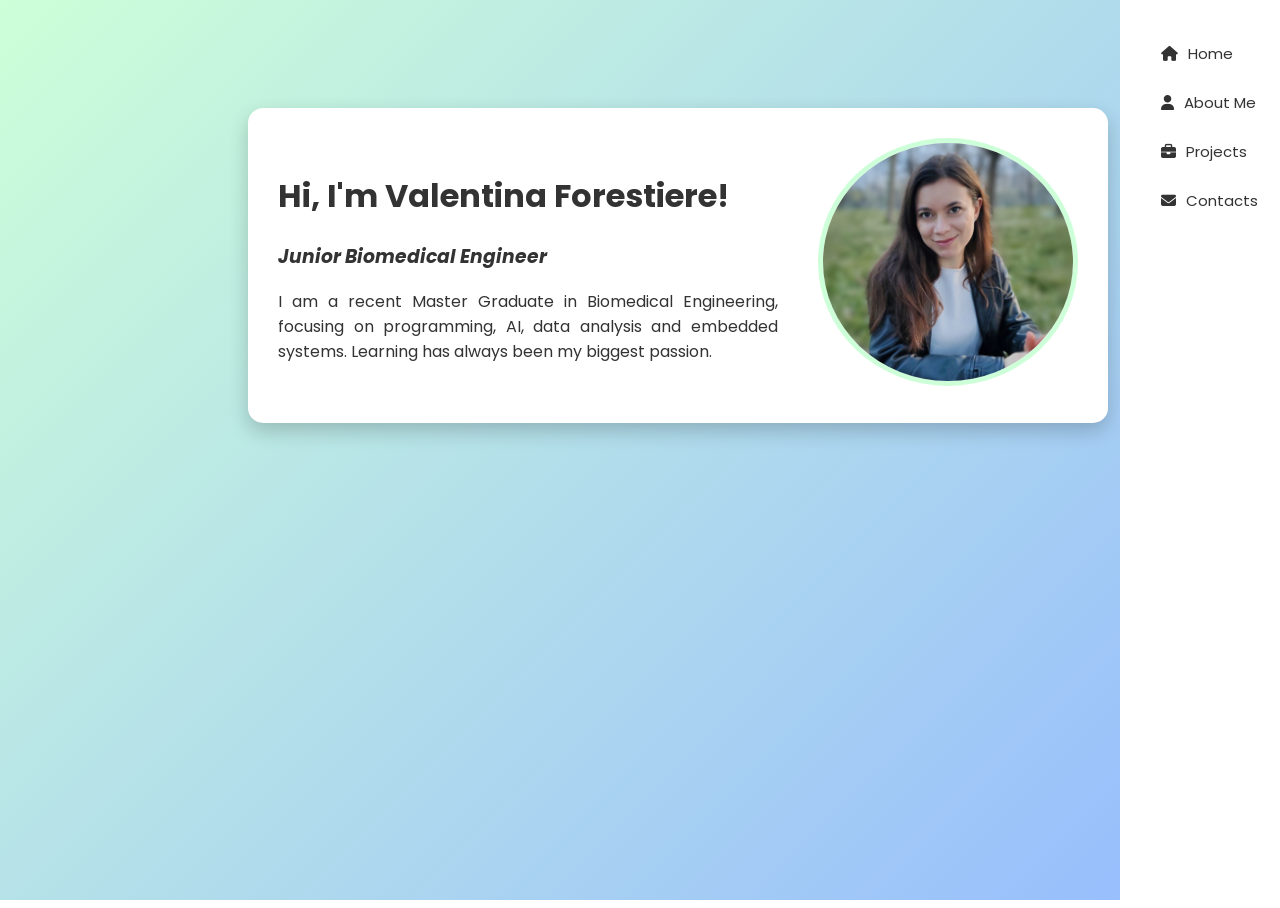
<file: index.html>
<!DOCTYPE html>
<html>
<head>
    <meta charset="UTF-8">
    <title>My Portfolio</title>
    <!-- Font from Google -->
    <link href="https://fonts.googleapis.com/css2?family=DM+Sans&display=swap" rel="stylesheet">
    <link rel="stylesheet" href="https://cdnjs.cloudflare.com/ajax/libs/font-awesome/6.5.0/css/all.min.css">
    <link href="https://fonts.googleapis.com/css2?family=Poppins:wght@300;400;600&display=swap" rel="stylesheet">
    <!-- Link to css file -->
    <link rel="stylesheet" href="style.css">

</head>

<body>

      <!-- Sidebar -->
      <div class="sidebar">
        <ul>
        <li><a href="index.html"><i class="fas fa-home"></i> Home</a></li>
        <li><a href="aboutme.html"><i class="fas fa-user"></i> About Me</a></li>
        <li><a href="projects.html"><i class="fas fa-briefcase"></i> Projects</a></li>
        <li><a href="contacts.html"><i class="fas fa-envelope"></i> Contacts</a></li>
        </ul>
      </div>


    <main>
      <!-- Home -->
      <div class="container-home">
        <div class="home-box">
            <div class="text">
              <h1>Hi, I'm Valentina Forestiere!</h1>
              <h3><em>Junior Biomedical Engineer</em></h3>
              <p>I am a recent Master Graduate in Biomedical Engineering, focusing on programming, AI, data analysis and embedded systems. 
              Learning has always been my biggest passion. </p>
            </div>
            <div class="image">
              <img src="img/Foto.png" width="250" alt="Valentina's photo">
            </div>
        </div>
      </div>
  
    </main>
  </body>
  </html>
</file>
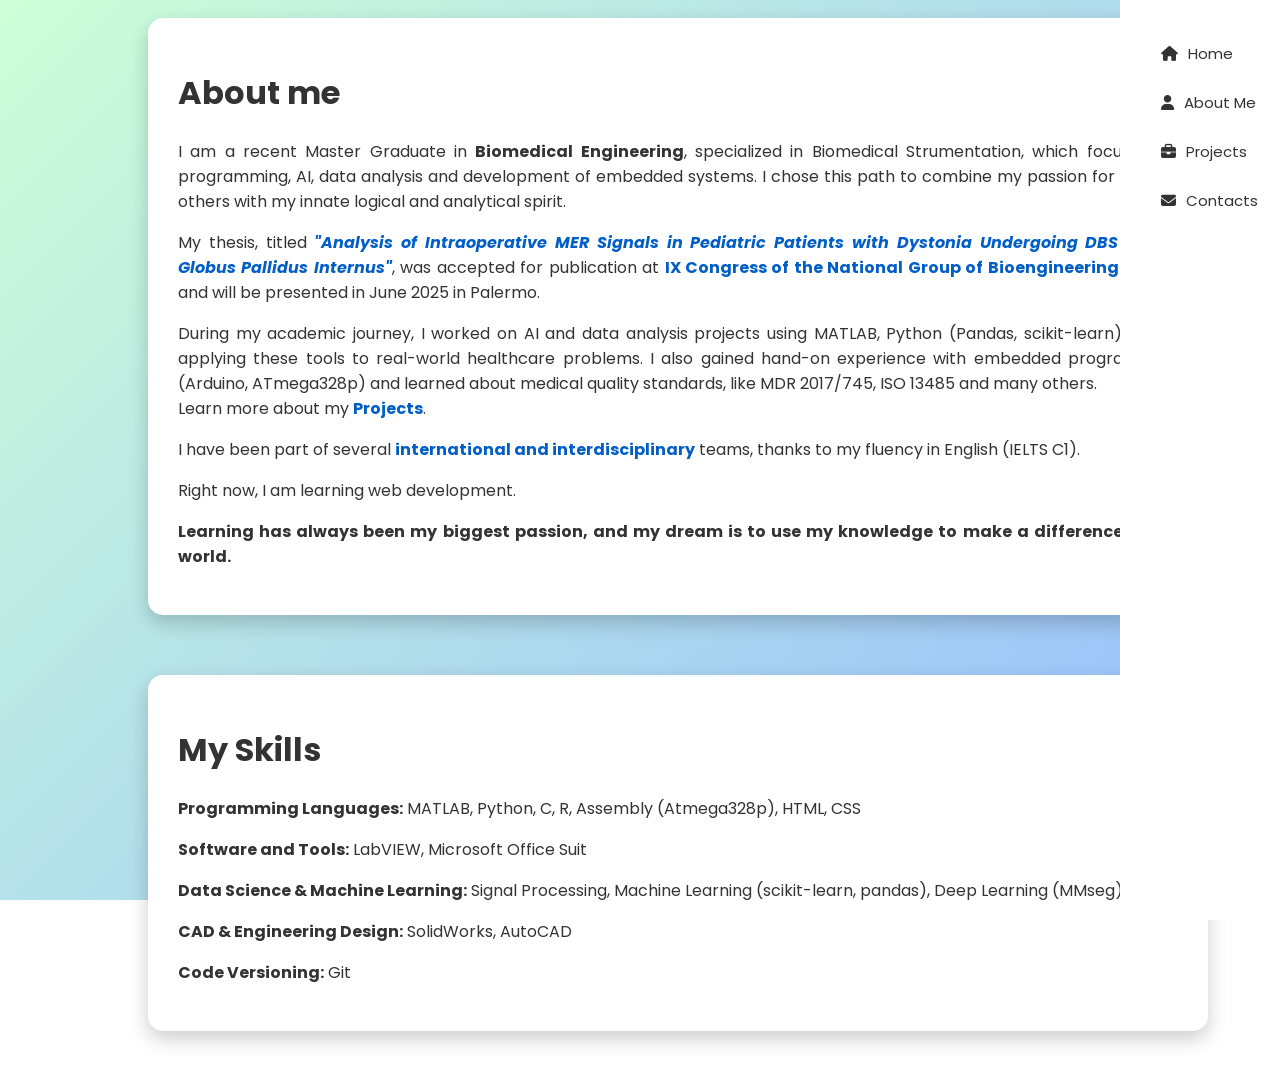
<file: aboutme.html>
<!DOCTYPE html>
<html>
<head>
    <meta charset="UTF-8">
    <title>My Portfolio</title>
    <!-- Font from Google -->
    <link href="https://fonts.googleapis.com/css2?family=DM+Sans&display=swap" rel="stylesheet">
    <link rel="stylesheet" href="https://cdnjs.cloudflare.com/ajax/libs/font-awesome/6.5.0/css/all.min.css">
    <link href="https://fonts.googleapis.com/css2?family=Poppins:wght@300;400;600&display=swap" rel="stylesheet">
    <!-- Link to css file -->
    <link rel="stylesheet" href="style.css">

</head>

<body>

      <!-- Sidebar -->
      <div class="sidebar">
        <ul>
        <li><a href="index.html"><i class="fas fa-home"></i> Home</a></li>
        <li><a href="aboutme.html"><i class="fas fa-user"></i> About Me</a></li>
        <li><a href="projects.html"><i class="fas fa-briefcase"></i> Projects</a></li>
        <li><a href="contacts.html"><i class="fas fa-envelope"></i> Contacts</a></li>
        </ul>
    </div>
  
      <!-- About me -->
      <div class="container-aboutme">
        <div class="aboutme-box">
          <h1>About me</h1>
          <p>I am a recent Master Graduate in <strong>Biomedical Engineering</strong>, specialized in Biomedical Strumentation, which focused on programming, AI, data analysis and development of embedded systems. I chose this path to combine my passion for helping others with my innate logical and analytical spirit.</p>
          <p>My thesis, titled <em><a href="https://webthesis.biblio.polito.it/34880/" target="_blank" class="projects-link">"Analysis of Intraoperative MER Signals in Pediatric Patients with Dystonia Undergoing DBS of the Globus Pallidus Internus"</a></em>, was accepted for publication at <a href="https://www.gnb2025.it/" target="_blank" class="projects-link">IX Congress of the National Group of Bioengineering (GNB)</a>, and will be presented in June 2025 in Palermo.</p>
          <p>During my academic journey, I worked on AI and data analysis projects using MATLAB, Python (Pandas, scikit-learn) and R, applying these tools to real-world healthcare problems. I also gained hand-on experience with embedded programming (Arduino, ATmega328p) and learned about medical quality standards, like MDR 2017/745, ISO 13485 and many others. <br> Learn more about my <a href="#projects" class="projects-link">Projects</a>.</p>
          <p>I have been part of several <a href="https://www.polito.it/en/polito/an-international-university/international-course-catalogue/erasmus-bip/polito-sport-neuromuscular-adaptations-and-assessment-in" target="_blank" class="projects-link">international and interdisciplinary</a> teams, thanks to my fluency in English (IELTS C1).</p>
          <p>Right now, I am learning web development.</p>
          <p><strong> Learning has always been my biggest passion, and my dream is to use my knowledge to make a difference in the world. </strong></p>
        </div>
      </div>

      <div class="container-aboutme">
        <div class="aboutme-box">
          <h1>My Skills</h1>
            <p><strong>Programming Languages:</strong> MATLAB, Python, C, R, Assembly (Atmega328p), HTML, CSS</p>
            <p><strong>Software and Tools:</strong> LabVIEW, Microsoft Office Suit</p>
            <p><strong>Data Science & Machine Learning:</strong> Signal Processing, Machine Learning (scikit-learn, pandas), Deep Learning (MMseg)</p>
            <p><strong>CAD & Engineering Design:</strong> SolidWorks, AutoCAD</p>
            <p><strong>Code Versioning:</strong> Git</p>
        </div>
      </div>

    </main>
  </body>
  </html>
</file>
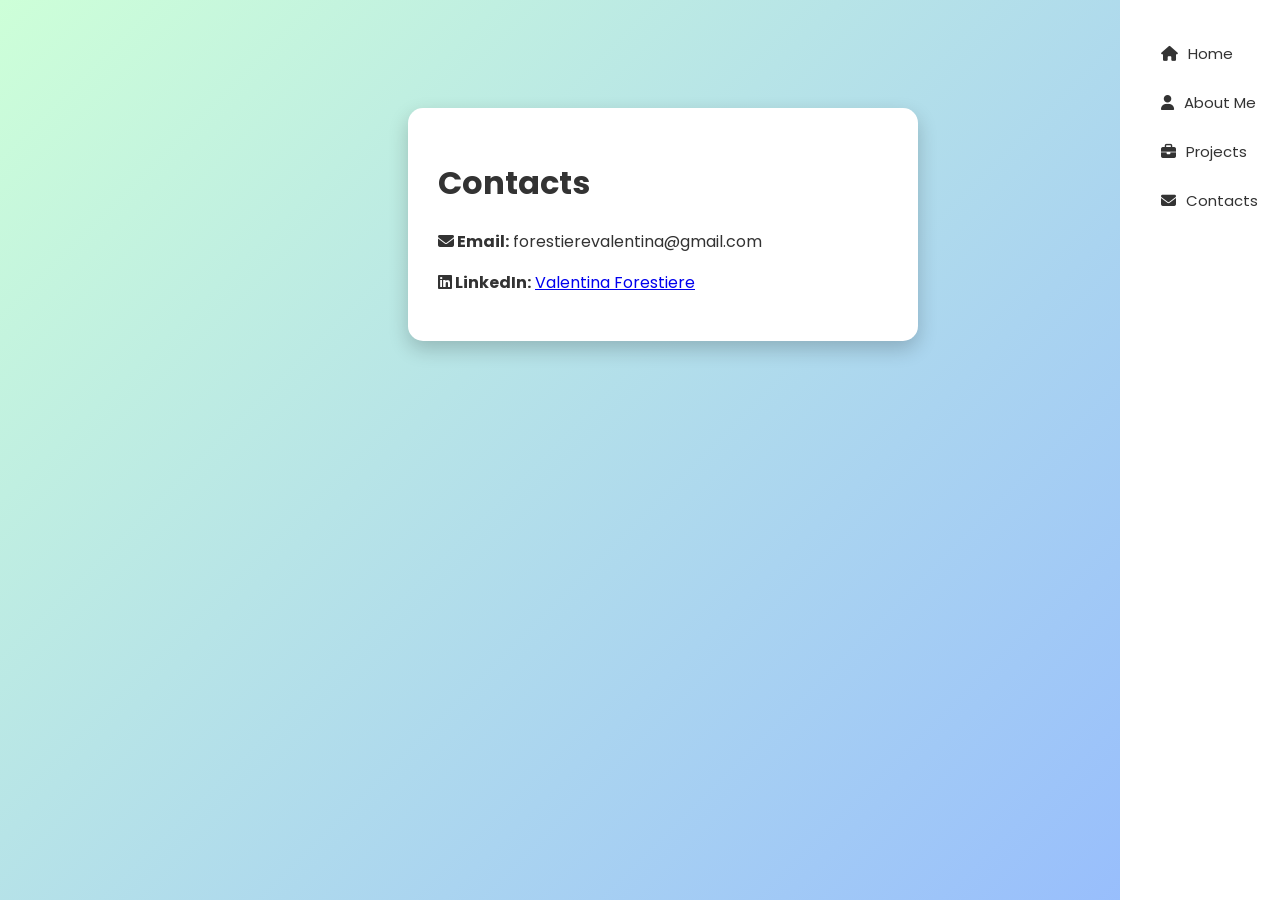
<file: contacts.html>
<!DOCTYPE html>
<html>
<head>
    <meta charset="UTF-8">
    <title>My Portfolio</title>
    <!-- Font from Google -->
    <link href="https://fonts.googleapis.com/css2?family=DM+Sans&display=swap" rel="stylesheet">
    <link rel="stylesheet" href="https://cdnjs.cloudflare.com/ajax/libs/font-awesome/6.5.0/css/all.min.css">
    <link href="https://fonts.googleapis.com/css2?family=Poppins:wght@300;400;600&display=swap" rel="stylesheet">
    <!-- Link to css file -->
    <link rel="stylesheet" href="style.css">

</head>

<body>

      <!-- Sidebar -->

      <div class="sidebar">
        <ul>
        <li><a href="index.html"><i class="fas fa-home"></i> Home</a></li>
        <li><a href="aboutme.html"><i class="fas fa-user"></i> About Me</a></li>
        <li><a href="projects.html"><i class="fas fa-briefcase"></i> Projects</a></li>
        <li><a href="contacts.html"><i class="fas fa-envelope"></i> Contacts</a></li>
        </ul>
    </div>
  
      <!-- Contacts -->
      <div class="container-contacts">
        <div class="contact-box">
          <h1>Contacts</h1>
        
            <div class="column">
              <p><i class="fas fa-envelope"></i><strong> Email:</strong> forestierevalentina@gmail.com</p>
              <p><i class="fab fa-linkedin"></i><strong> LinkedIn:</strong> <a href="https://www.linkedin.com/in/valentina-forestiere-83b128353/" target="_blank">Valentina Forestiere</a></p>
            </div>
         
        </div>
      </div>
    </main>
  </body>
  </html>
</file>
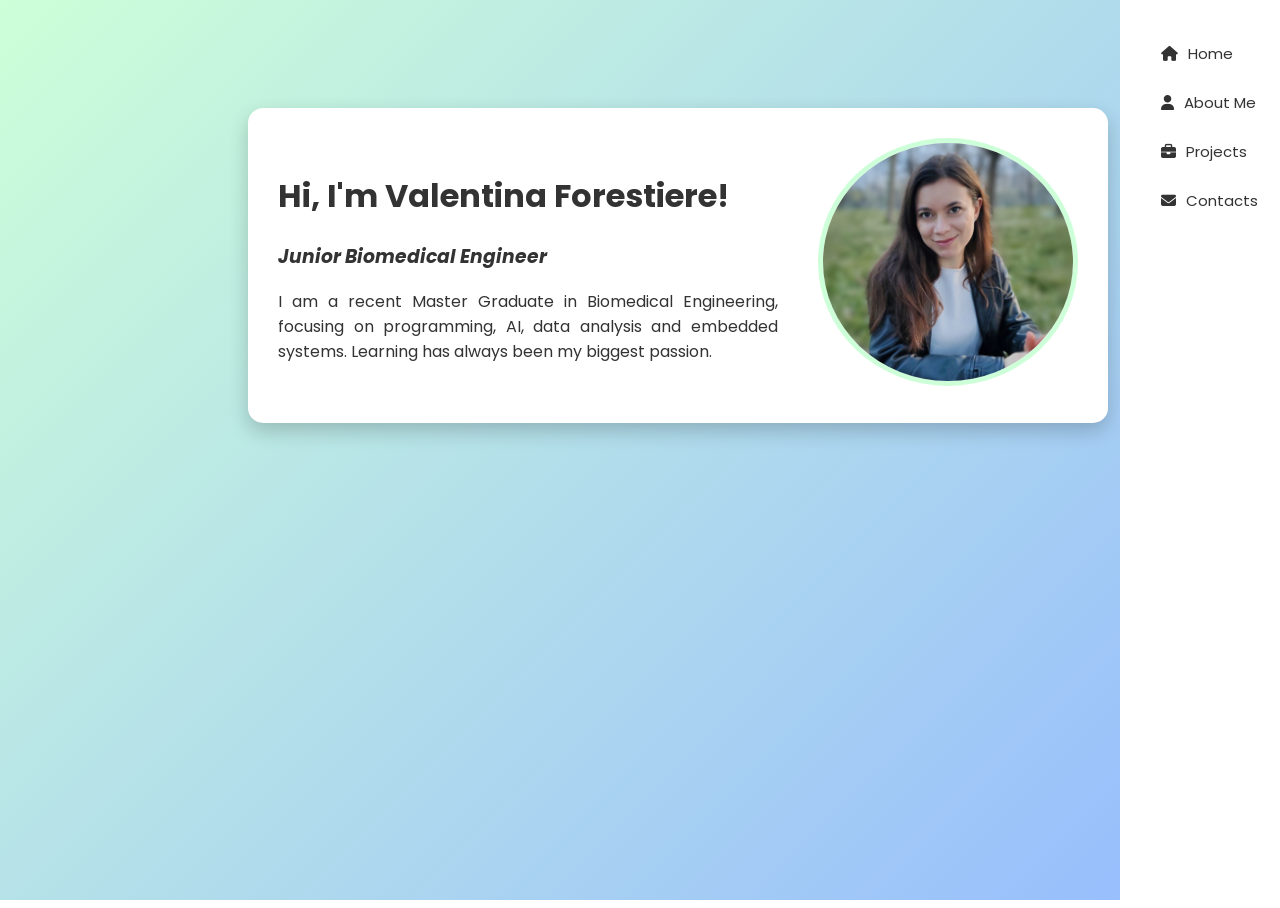
<file: home.html>
<!DOCTYPE html>
<html>
<head>
    <meta charset="UTF-8">
    <title>My Portfolio</title>
    <!-- Font from Google -->
    <link href="https://fonts.googleapis.com/css2?family=DM+Sans&display=swap" rel="stylesheet">
    <link rel="stylesheet" href="https://cdnjs.cloudflare.com/ajax/libs/font-awesome/6.5.0/css/all.min.css">
    <link href="https://fonts.googleapis.com/css2?family=Poppins:wght@300;400;600&display=swap" rel="stylesheet">
    <!-- Link to css file -->
    <link rel="stylesheet" href="style.css">

</head>

<body>

      <!-- Sidebar -->
      <div class="sidebar">
        <ul>
        <li><a href="home.html"><i class="fas fa-home"></i> Home</a></li>
        <li><a href="aboutme.html"><i class="fas fa-user"></i> About Me</a></li>
        <li><a href="projects.html"><i class="fas fa-briefcase"></i> Projects</a></li>
        <li><a href="contacts.html"><i class="fas fa-envelope"></i> Contacts</a></li>
        </ul>
      </div>


    <main>
      <!-- Home -->
      <div class="container-home">
        <div class="home-box">
            <div class="text">
              <h1>Hi, I'm Valentina Forestiere!</h1>
              <h3><em>Junior Biomedical Engineer</em></h3>
              <p>I am a recent Master Graduate in Biomedical Engineering, focusing on programming, AI, data analysis and embedded systems. 
              Learning has always been my biggest passion. </p>
            </div>
            <div class="image">
              <img src="img/Foto.png" width="250" alt="Valentina's photo">
            </div>
        </div>
      </div>
  
    </main>
  </body>
  </html>
</file>
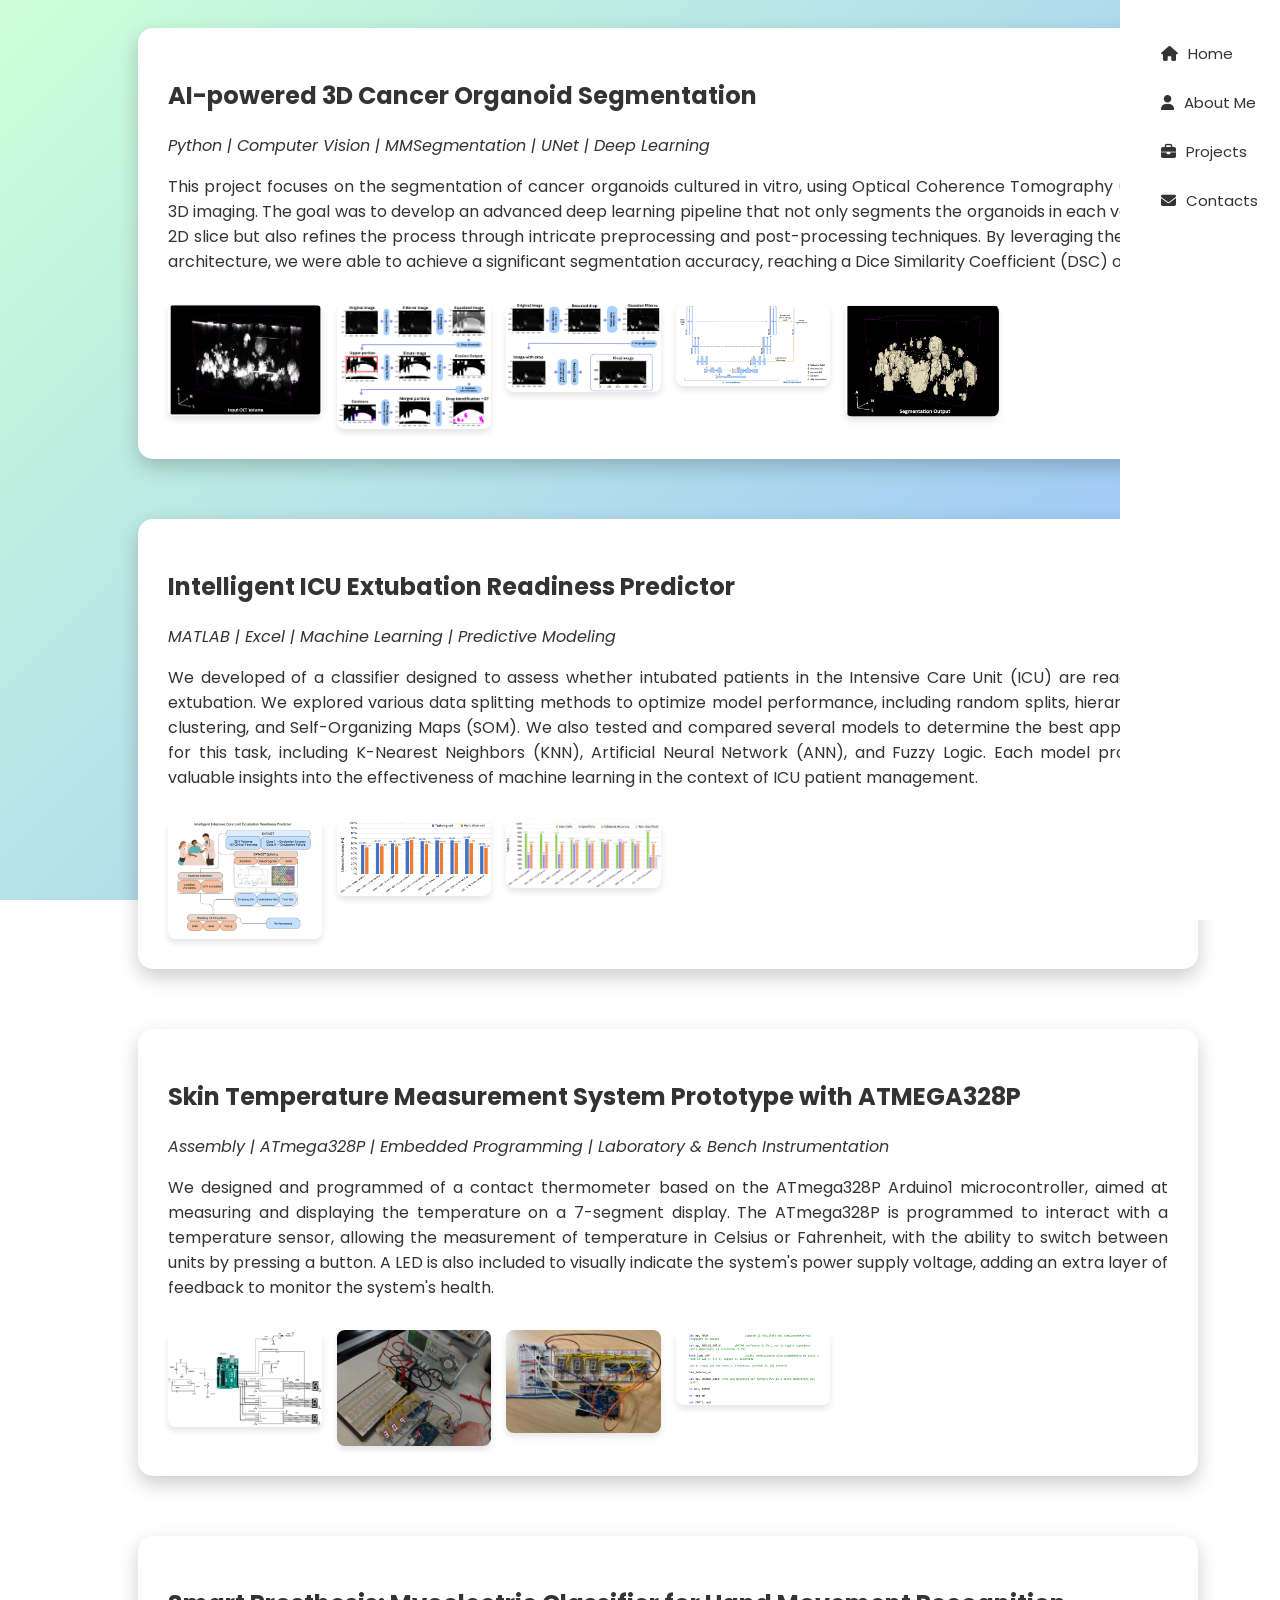
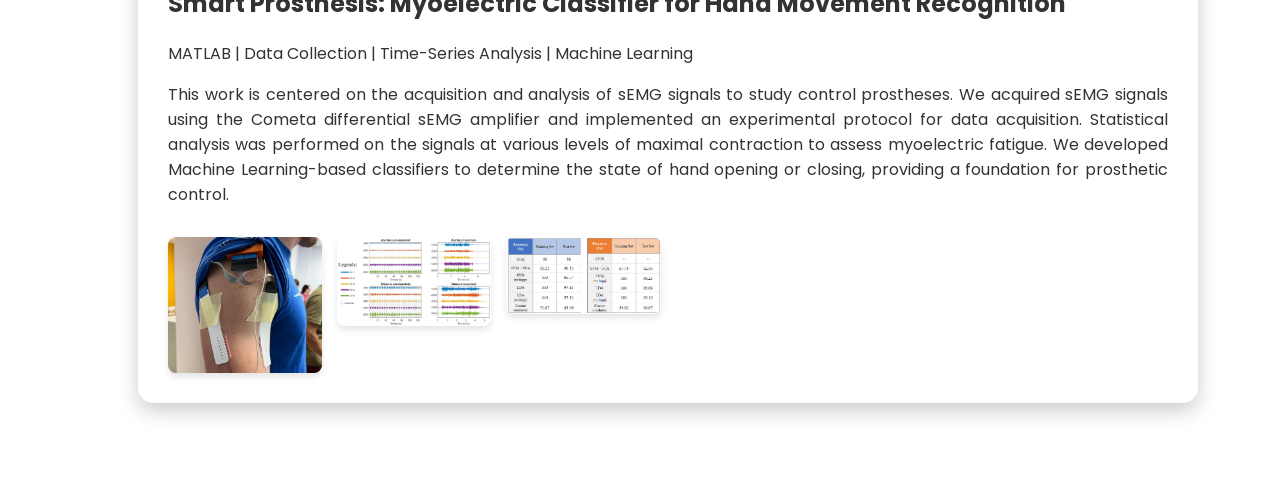
<file: projects.html>
<!DOCTYPE html>
<html>
<head>
    <meta charset="UTF-8">
    <title>My Portfolio</title>
    <!-- Font from Google -->
    <link href="https://fonts.googleapis.com/css2?family=DM+Sans&display=swap" rel="stylesheet">
    <link rel="stylesheet" href="https://cdnjs.cloudflare.com/ajax/libs/font-awesome/6.5.0/css/all.min.css">
    <link href="https://fonts.googleapis.com/css2?family=Poppins:wght@300;400;600&display=swap" rel="stylesheet">
    <!-- Link to css file -->
    <link rel="stylesheet" href="style.css">

</head>

<body>

      <!-- Sidebar -->
    <div class="sidebar">
        <ul>
        <li><a href="index.html"><i class="fas fa-home"></i> Home</a></li>
        <li><a href="aboutme.html"><i class="fas fa-user"></i> About Me</a></li>
        <li><a href="projects.html"><i class="fas fa-briefcase"></i> Projects</a></li>
        <li><a href="contacts.html"><i class="fas fa-envelope"></i> Contacts</a></li>
        </ul>
    </div>


    <main>
      <div id="projects" class="container-projects">

        <div id="projects" class="container-projects">
        <div class="project-box">
            <h2>AI-powered 3D Cancer Organoid Segmentation </h2>
            <p><em> Python | Computer Vision | MMSegmentation | UNet | Deep Learning </em></p>
            <p>This project focuses on the segmentation of cancer organoids cultured in vitro, using Optical Coherence Tomography (OCT) 3D imaging. The goal was to develop an advanced deep learning pipeline that not only segments the organoids in each volume 2D slice but also refines the process through intricate preprocessing and post-processing techniques. By leveraging the UNet architecture, we were able to achieve a significant segmentation accuracy, reaching a Dice Similarity Coefficient (DSC) of 89%. </p>
            
            <div class="image-grid">
              <img src="img/OCD.png">
              <img src="img/OCDpipeline.png">
              <img src="img/OCDdenoising.png">
              <img src="img/OCDunet.png">
              <img src="img/OCDresult.png">
            </div>
        </div>
        </div>
        
        <div id="projects" class="container-projects">
        <div class="project-box">
            <h2>Intelligent ICU Extubation Readiness Predictor</h2>
            <p><em> MATLAB | Excel | Machine Learning | Predictive Modeling </em></p>
            <p>We developed of a classifier designed to assess whether intubated patients in the Intensive Care Unit (ICU) are ready for extubation. 
              We explored various data splitting methods to optimize model performance, including random splits, hierarchical clustering, and Self-Organizing Maps (SOM).
              We also tested and compared several models to determine the best approach for this task, including K-Nearest Neighbors (KNN), Artificial Neural Network (ANN), and Fuzzy Logic. Each model provided valuable insights into the effectiveness of machine learning in the context of ICU patient management.</p>
              <div class="image-grid">
                <img src="img/IAM.png">
                <img src="img/IAMtraining.png">
                <img src="img/IAMtest.png">
             </div>

        </div>
        </div>

        <div id="projects" class="container-projects">
          <div class="project-box">
              <h2> Skin Temperature Measurement System Prototype with ATMEGA328P</h2>
              <p><em> Assembly | ATmega328P | Embedded Programming | Laboratory & Bench Instrumentation </em></p>
              <p>We designed and programmed of a contact thermometer based on the ATmega328P Arduino1 microcontroller, aimed at measuring and displaying the temperature on a 7-segment display. The ATmega328P is programmed to interact with a temperature sensor, allowing the measurement of temperature in Celsius or Fahrenheit, with the ability to switch between units by pressing a button.
                A LED is also included to visually indicate the system's power supply voltage, adding an extra layer of feedback to monitor the system's health.</p>
              <div class="image-grid">
              <img src="img/PDBP.png">
              <img src="img/PDBPcelsius.png">
              <img src="img/PDBPbread.png">
              <img src="img/PDBPbcode.png">
              </div>
          </div>
          </div>
        
        <div id="projects" class="container-projects">
        <div class="project-box">
            <h2>Smart Prosthesis: Myoelectric Classifier for Hand Movement Recognition</h2>
            <p> MATLAB | Data Collection | Time-Series Analysis | Machine Learning</p>
            <p>This work is centered on the acquisition and analysis of sEMG signals to study control prostheses. We acquired sEMG signals using the Cometa differential sEMG amplifier and implemented an experimental protocol for data acquisition. Statistical analysis was performed on the signals at various levels of maximal contraction to assess myoelectric fatigue.
              We developed Machine Learning-based classifiers to determine the state of hand opening or closing, providing a foundation for prosthetic control.
              </p>

            <div class="image-grid">
            <img src="img/Neuro.jpg">
            <img src="img/Neuro_segnali.png">
            <img src="img/Neuro_metriche.png">
            </div>
        </div>
        </div>


      </div>
      
    </main>
  </body>
  </html>
</file>
<file: style.css>
html, body {
    height: 100%; /* Impostare altezza al 100% */
    background: linear-gradient(135deg, #cdffd8, #94b9ff);
    background-attachment: fixed; /* Fisso, per non spostarsi con lo scroll */
    font-family: 'Poppins', sans-serif; /* Applica Poppins come font principale */
    color: #333;
  }

  .sidebar {
    height: 100%; /* Full-height*/
    width: 160px; 
    position: fixed; /* Fixed Sidebar (stay in place on scroll) */ 
    top: 0;
    right: 0;
    background-color: white;
    overflow-x: hidden; /* Disable horizontal scroll */
    padding-top: 20px;
    padding-left: 0;
  }

  .sidebar ul {
    list-style: none;
  }

  .sidebar a:hover {
    color: #e94e77; 
    transition: color 0.3s ease;
  }

  .sidebar a {
    display: flex;
    align-items: center;
    justify-content: flex-start; /* allinea a sinistra */
    padding: 6px 20px 20px 1px;
    text-decoration: none;
    font-size: 15px;
    color: #333;
    gap: 10px;
  }

  .text {
    text-align: left;
    padding-right: 40px;
  }

  .home-box {
    background-color: white;
    border-radius: 15px;
    align-items: center; 
    padding: 30px;
    width: 800px;
    display: flex;
    box-shadow: 0 8px 20px rgba(0,0,0,0.2);
  }

  .aboutme-box {
    background-color: white;
    border-radius: 15px;
    align-items: center; 
    padding: 30px;
    width: 1000px;
    box-shadow: 0 8px 20px rgba(0,0,0,0.2);
  }

  .contact-box {
    background-color: white;
    border-radius: 15px;
    align-items: center; 
    padding: 30px;
    width: 450px;
    box-shadow: 0 8px 20px rgba(0,0,0,0.2);
  }

  .project-box {
    background-color: white;
    border-radius: 15px;
    align-items: center; 
    padding: 30px;
    width: 1000px;
    box-shadow: 0 8px 20px rgba(0,0,0,0.2);
  }

  .container-contacts {
    display: flex;
    padding: 100px 100px 100px 400px;
  }

  .container-home {
    display: flex;
    padding: 100px 100px 100px 240px;
  }

  .container-aboutme {
    padding: 10px 100px 50px 140px;
    
  }

  .container-projects {
    padding: 10px 100px 50px 65px;
  }

  .aboutme-box ul {
    list-style: none;
    padding: 0;
  }

  .image-box {
    background-color: white;
    border-radius: 15px;
    align-items: center; 
    padding: 30px;
    width: 800px;
    display: flex;
    box-shadow: 0 8px 20px rgba(0,0,0,0.2);
  }

  .image img {
    border-radius: 50%;
    border: 5px solid  #cdffd8;
  }

  p {
    text-align: justify;
  }

  .projects-link {
    text-decoration: none; /* Rimuove la sottolineatura */
    color: #025ec7; /* Colore iniziale del link */
    font-weight: bold; /* Rende il link in grassetto */
  }
  
  .projects-link:hover {
    color: #e94e77; /* Cambia colore quando il mouse è sopra */
    transition: color 0.3s ease; /* Aggiunge un effetto di transizione al cambio colore */
  }

  .image-grid {
    display: grid;
    grid-template-columns: repeat(auto-fill, minmax(150px, 1fr)); /* Automatic grid layout with responsive columns */
    gap: 15px; /* Space between images */
    margin-top: 30px; /* Space above the grid */
    justify-items: center; /* Center the images horizontally */
}

.image-grid img {
    width: 100%;
    height: auto;
    border-radius: 8px; /* Optional: rounded corners for images */
    box-shadow: 0 4px 6px rgba(0, 0, 0, 0.1); /* Optional: soft shadow for images */
    transition: transform 0.3s ease; /* Smooth transition on hover */
}

/* Add hover effect for images */
.image-grid img:hover {
    transform: scale(3); /* Slightly zoom in when hovering */
    box-shadow: 0 6px 12px rgba(0, 0, 0, 0.2); /* Enhance shadow on hover */
}
</file>
